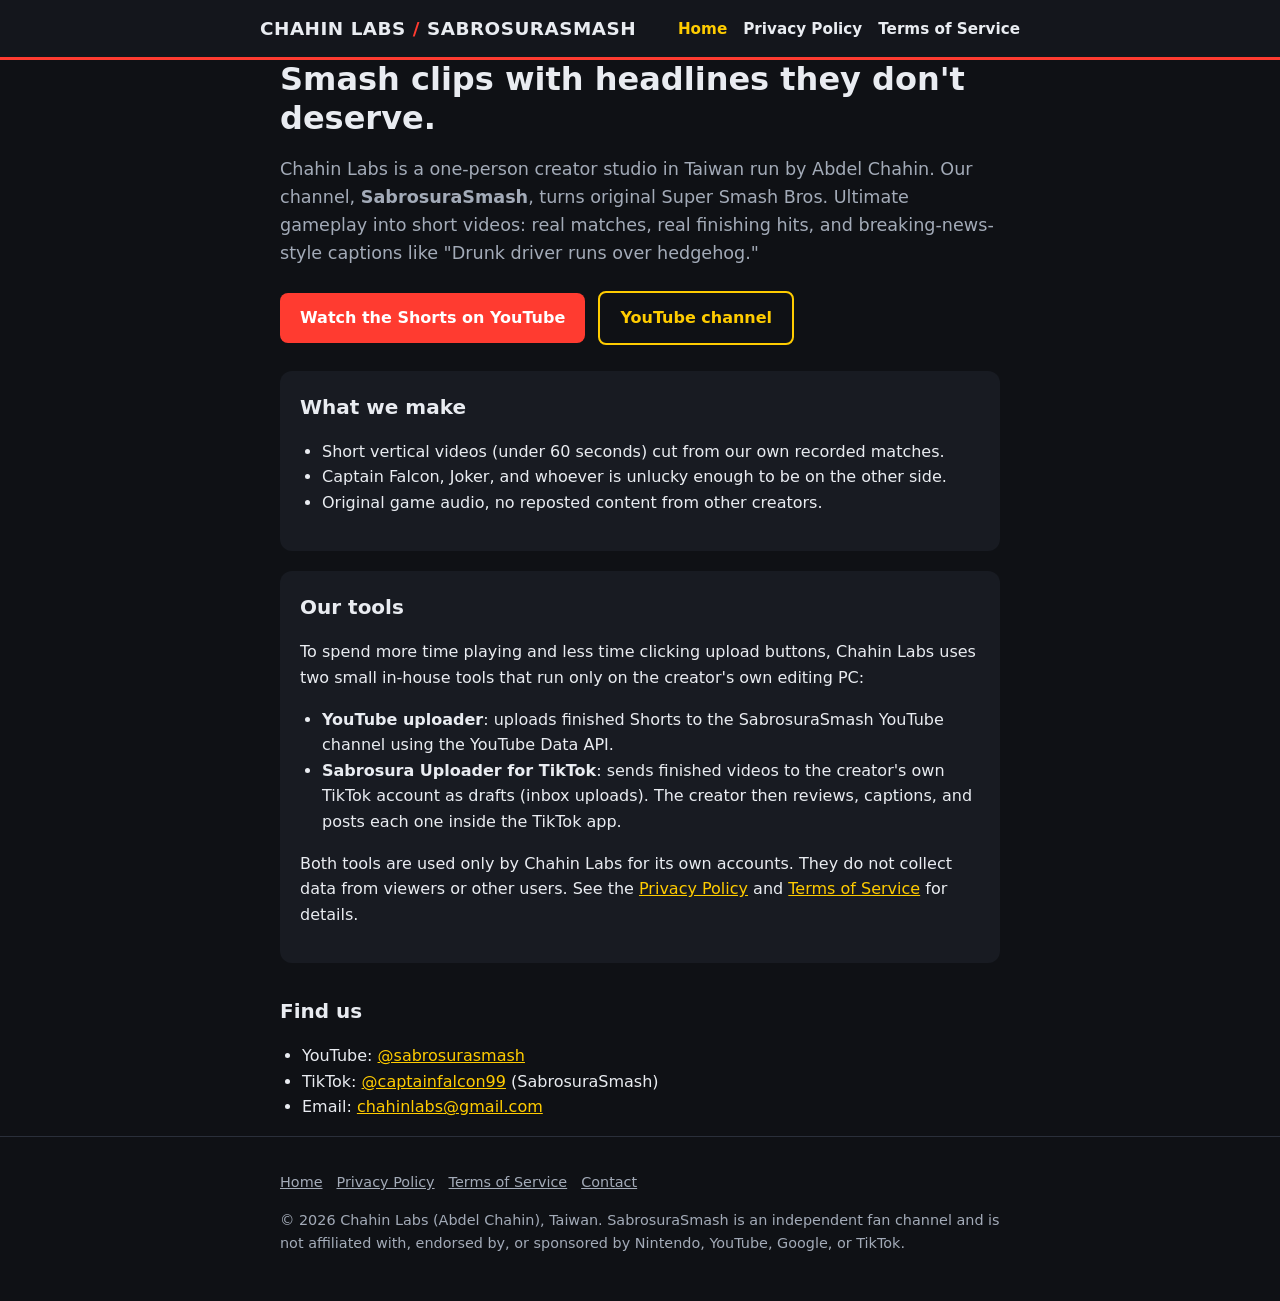
<file: index.html>
<!doctype html>
<html lang="en">
<head>
<meta charset="utf-8">
<meta name="viewport" content="width=device-width, initial-scale=1">
<title>Chahin Labs | SabrosuraSmash</title>
<meta name="description" content="Chahin Labs is a small creator studio making short, funny Super Smash Bros. Ultimate gameplay videos as SabrosuraSmash.">
<link rel="stylesheet" href="style.css">
</head>
<body>
<header><div class="wrap bar">
<a class="brand" href="index.html">CHAHIN LABS <span>/</span> SABROSURASMASH</a>
<nav><a href="index.html" aria-current="page">Home</a><a href="privacy.html">Privacy Policy</a><a href="terms.html">Terms of Service</a></nav>
</div></header>
<main class="wrap">
<h1>Smash clips with headlines they don't deserve.</h1>
<p class="lead">Chahin Labs is a one-person creator studio in Taiwan run by Abdel Chahin. Our channel, <strong>SabrosuraSmash</strong>, turns original Super Smash Bros. Ultimate gameplay into short videos: real matches, real finishing hits, and breaking-news-style captions like "Drunk driver runs over hedgehog."</p>
<p>
<a class="btn" href="https://www.youtube.com/@sabrosurasmash/shorts" rel="noopener">Watch the Shorts on YouTube</a>
<a class="btn alt" href="https://www.youtube.com/@sabrosurasmash" rel="noopener">YouTube channel</a>
</p>

<div class="card">
<h2 style="margin-top:0">What we make</h2>
<ul>
<li>Short vertical videos (under 60 seconds) cut from our own recorded matches.</li>
<li>Captain Falcon, Joker, and whoever is unlucky enough to be on the other side.</li>
<li>Original game audio, no reposted content from other creators.</li>
</ul>
</div>

<div class="card">
<h2 style="margin-top:0">Our tools</h2>
<p>To spend more time playing and less time clicking upload buttons, Chahin Labs uses two small in-house tools that run only on the creator's own editing PC:</p>
<ul>
<li><strong>YouTube uploader</strong>: uploads finished Shorts to the SabrosuraSmash YouTube channel using the YouTube Data API.</li>
<li><strong>Sabrosura Uploader for TikTok</strong>: sends finished videos to the creator's own TikTok account as drafts (inbox uploads). The creator then reviews, captions, and posts each one inside the TikTok app.</li>
</ul>
<p>Both tools are used only by Chahin Labs for its own accounts. They do not collect data from viewers or other users. See the <a href="privacy.html">Privacy Policy</a> and <a href="terms.html">Terms of Service</a> for details.</p>
</div>

<h2>Find us</h2>
<ul>
<li>YouTube: <a href="https://www.youtube.com/@sabrosurasmash" rel="noopener">@sabrosurasmash</a></li>
<li>TikTok: <a href="https://www.tiktok.com/@captainfalcon99" rel="noopener">@captainfalcon99</a> (SabrosuraSmash)</li>
<li>Email: <a href="mailto:chahinlabs@gmail.com">chahinlabs@gmail.com</a></li>
</ul>
</main>
<footer><div class="wrap">
<p><a href="index.html">Home</a><a href="privacy.html">Privacy Policy</a><a href="terms.html">Terms of Service</a><a href="mailto:chahinlabs@gmail.com">Contact</a></p>
<p>&copy; 2026 Chahin Labs (Abdel Chahin), Taiwan. SabrosuraSmash is an independent fan channel and is not affiliated with, endorsed by, or sponsored by Nintendo, YouTube, Google, or TikTok.</p>
</div></footer>
</body>
</html>
</file>
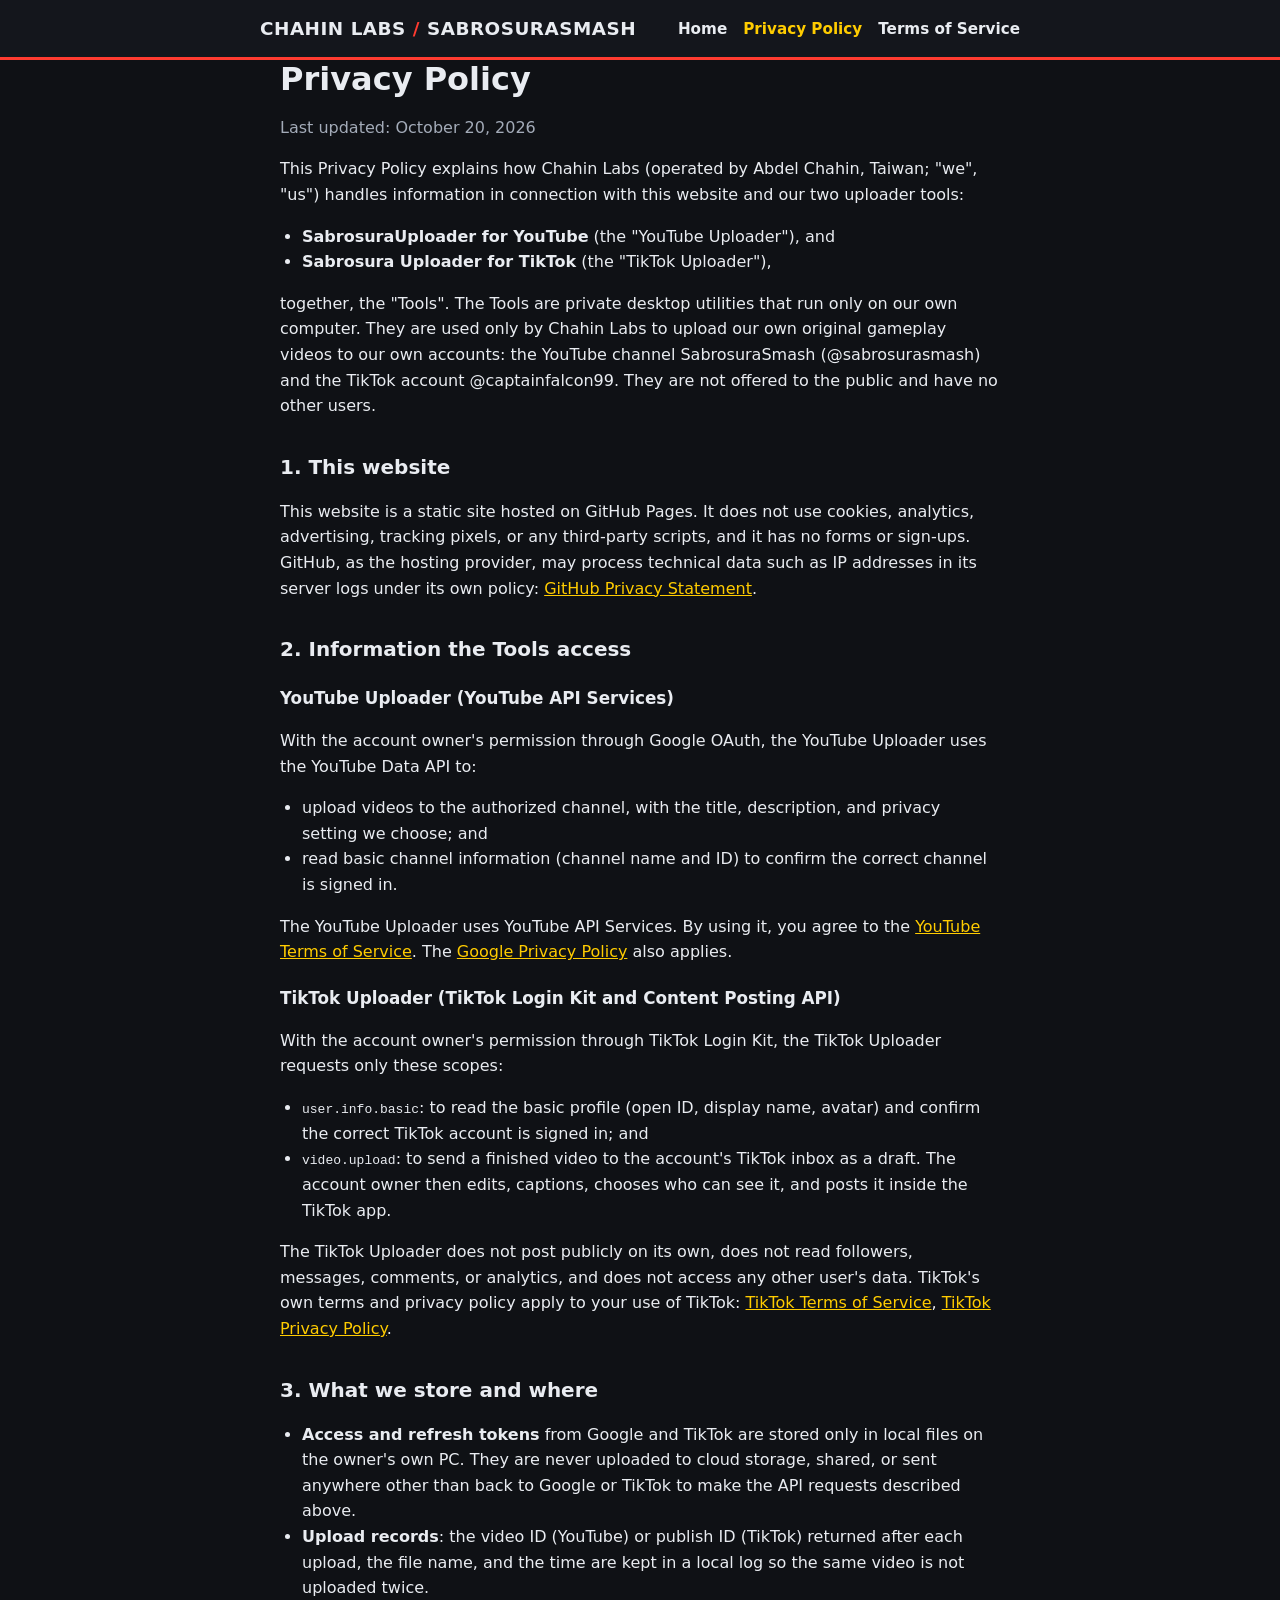
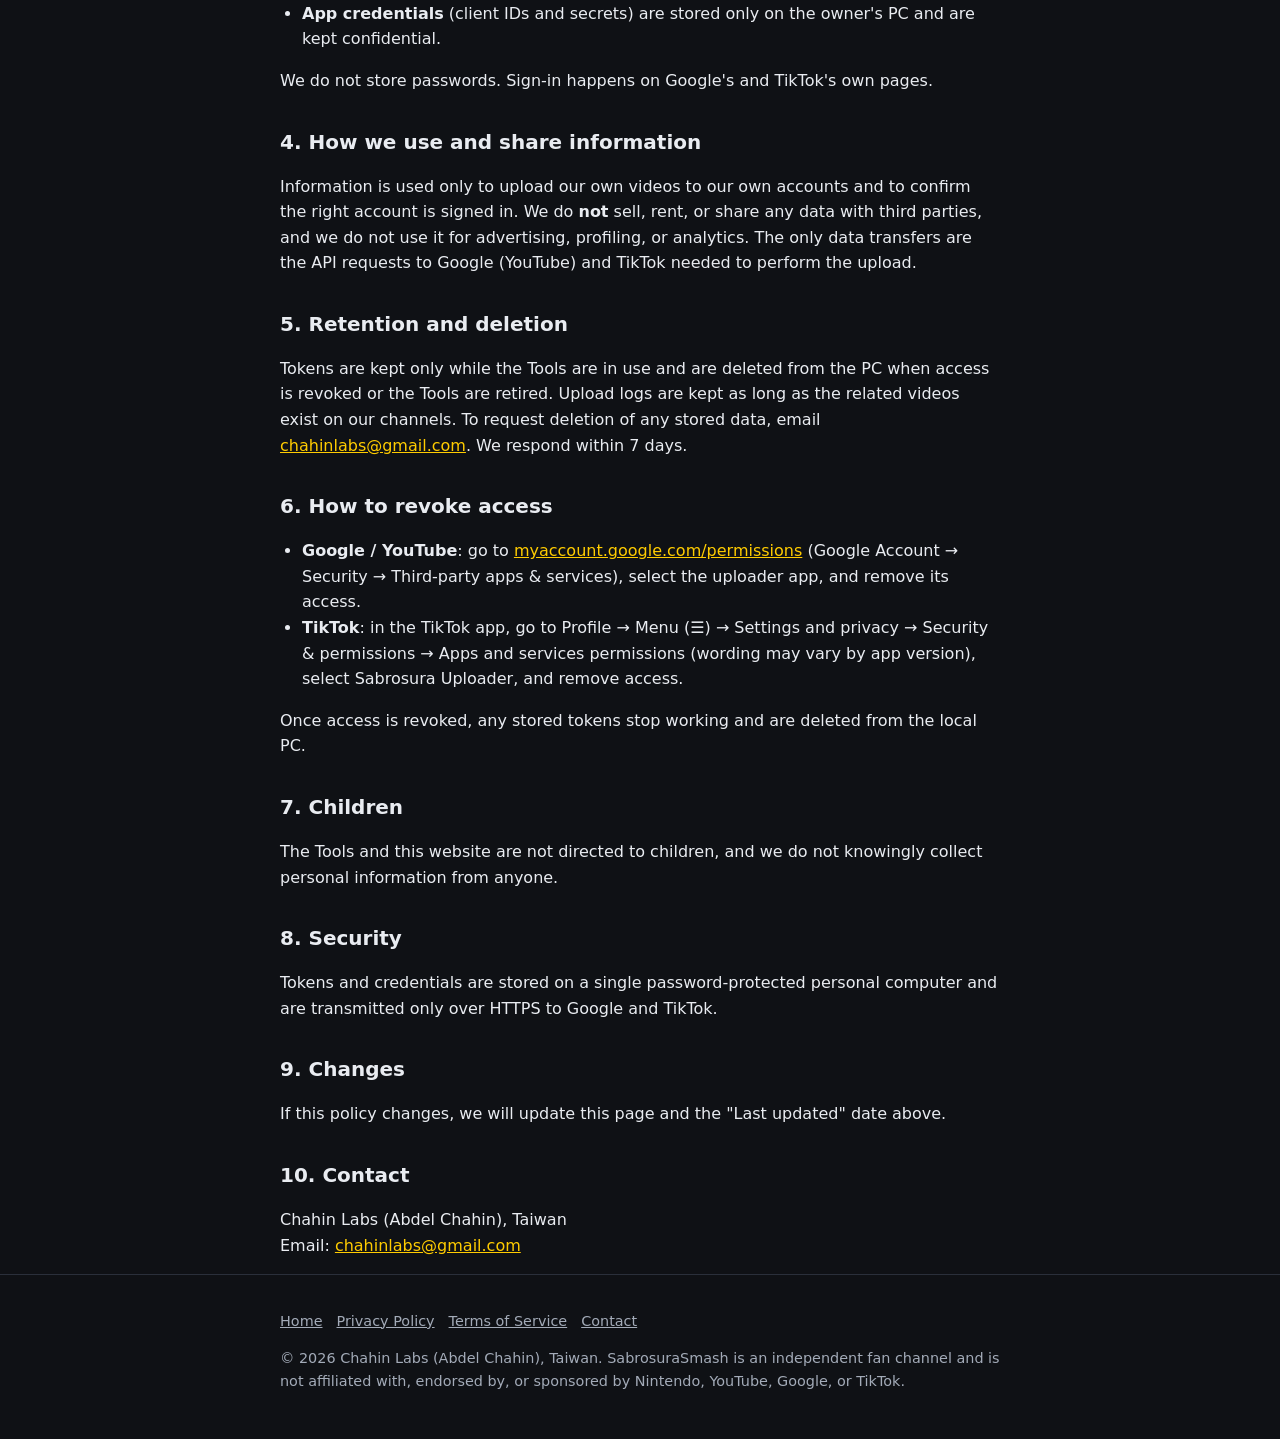
<file: privacy.html>
<!doctype html>
<html lang="en">
<head>
<meta charset="utf-8">
<meta name="viewport" content="width=device-width, initial-scale=1">
<title>Privacy Policy | Chahin Labs</title>
<meta name="description" content="Privacy Policy for the Chahin Labs YouTube uploader and Sabrosura Uploader (TikTok).">
<link rel="stylesheet" href="style.css">
</head>
<body>
<header><div class="wrap bar">
<a class="brand" href="index.html">CHAHIN LABS <span>/</span> SABROSURASMASH</a>
<nav><a href="index.html">Home</a><a href="privacy.html" aria-current="page">Privacy Policy</a><a href="terms.html">Terms of Service</a></nav>
</div></header>
<main class="wrap">
<h1>Privacy Policy</h1>
<p class="muted">Last updated: October 20, 2026</p>

<p>This Privacy Policy explains how Chahin Labs (operated by Abdel Chahin, Taiwan; "we", "us") handles information in connection with this website and our two uploader tools:</p>
<ul>
<li><strong>SabrosuraUploader for YouTube</strong> (the "YouTube Uploader"), and</li>
<li><strong>Sabrosura Uploader for TikTok</strong> (the "TikTok Uploader"),</li>
</ul>
<p>together, the "Tools". The Tools are private desktop utilities that run only on our own computer. They are used only by Chahin Labs to upload our own original gameplay videos to our own accounts: the YouTube channel SabrosuraSmash (@sabrosurasmash) and the TikTok account @captainfalcon99. They are not offered to the public and have no other users.</p>

<h2>1. This website</h2>
<p>This website is a static site hosted on GitHub Pages. It does not use cookies, analytics, advertising, tracking pixels, or any third-party scripts, and it has no forms or sign-ups. GitHub, as the hosting provider, may process technical data such as IP addresses in its server logs under its own policy: <a href="https://docs.github.com/en/site-policy/privacy-policies/github-general-privacy-statement" rel="noopener">GitHub Privacy Statement</a>.</p>

<h2>2. Information the Tools access</h2>
<h3>YouTube Uploader (YouTube API Services)</h3>
<p>With the account owner's permission through Google OAuth, the YouTube Uploader uses the YouTube Data API to:</p>
<ul>
<li>upload videos to the authorized channel, with the title, description, and privacy setting we choose; and</li>
<li>read basic channel information (channel name and ID) to confirm the correct channel is signed in.</li>
</ul>
<p>The YouTube Uploader uses YouTube API Services. By using it, you agree to the <a href="https://www.youtube.com/t/terms" rel="noopener">YouTube Terms of Service</a>. The <a href="https://policies.google.com/privacy" rel="noopener">Google Privacy Policy</a> also applies.</p>

<h3>TikTok Uploader (TikTok Login Kit and Content Posting API)</h3>
<p>With the account owner's permission through TikTok Login Kit, the TikTok Uploader requests only these scopes:</p>
<ul>
<li><code>user.info.basic</code>: to read the basic profile (open ID, display name, avatar) and confirm the correct TikTok account is signed in; and</li>
<li><code>video.upload</code>: to send a finished video to the account's TikTok inbox as a draft. The account owner then edits, captions, chooses who can see it, and posts it inside the TikTok app.</li>
</ul>
<p>The TikTok Uploader does not post publicly on its own, does not read followers, messages, comments, or analytics, and does not access any other user's data. TikTok's own terms and privacy policy apply to your use of TikTok: <a href="https://www.tiktok.com/legal/terms-of-service" rel="noopener">TikTok Terms of Service</a>, <a href="https://www.tiktok.com/legal/privacy-policy" rel="noopener">TikTok Privacy Policy</a>.</p>

<h2>3. What we store and where</h2>
<ul>
<li><strong>Access and refresh tokens</strong> from Google and TikTok are stored only in local files on the owner's own PC. They are never uploaded to cloud storage, shared, or sent anywhere other than back to Google or TikTok to make the API requests described above.</li>
<li><strong>Upload records</strong>: the video ID (YouTube) or publish ID (TikTok) returned after each upload, the file name, and the time are kept in a local log so the same video is not uploaded twice.</li>
<li><strong>App credentials</strong> (client IDs and secrets) are stored only on the owner's PC and are kept confidential.</li>
</ul>
<p>We do not store passwords. Sign-in happens on Google's and TikTok's own pages.</p>

<h2>4. How we use and share information</h2>
<p>Information is used only to upload our own videos to our own accounts and to confirm the right account is signed in. We do <strong>not</strong> sell, rent, or share any data with third parties, and we do not use it for advertising, profiling, or analytics. The only data transfers are the API requests to Google (YouTube) and TikTok needed to perform the upload.</p>

<h2>5. Retention and deletion</h2>
<p>Tokens are kept only while the Tools are in use and are deleted from the PC when access is revoked or the Tools are retired. Upload logs are kept as long as the related videos exist on our channels. To request deletion of any stored data, email <a href="mailto:chahinlabs@gmail.com">chahinlabs@gmail.com</a>. We respond within 7 days.</p>

<h2>6. How to revoke access</h2>
<ul>
<li><strong>Google / YouTube</strong>: go to <a href="https://myaccount.google.com/permissions" rel="noopener">myaccount.google.com/permissions</a> (Google Account &rarr; Security &rarr; Third-party apps &amp; services), select the uploader app, and remove its access.</li>
<li><strong>TikTok</strong>: in the TikTok app, go to Profile &rarr; Menu (&#9776;) &rarr; Settings and privacy &rarr; Security &amp; permissions &rarr; Apps and services permissions (wording may vary by app version), select Sabrosura Uploader, and remove access.</li>
</ul>
<p>Once access is revoked, any stored tokens stop working and are deleted from the local PC.</p>

<h2>7. Children</h2>
<p>The Tools and this website are not directed to children, and we do not knowingly collect personal information from anyone.</p>

<h2>8. Security</h2>
<p>Tokens and credentials are stored on a single password-protected personal computer and are transmitted only over HTTPS to Google and TikTok.</p>

<h2>9. Changes</h2>
<p>If this policy changes, we will update this page and the "Last updated" date above.</p>

<h2>10. Contact</h2>
<p>Chahin Labs (Abdel Chahin), Taiwan<br>Email: <a href="mailto:chahinlabs@gmail.com">chahinlabs@gmail.com</a></p>
</main>
<footer><div class="wrap">
<p><a href="index.html">Home</a><a href="privacy.html">Privacy Policy</a><a href="terms.html">Terms of Service</a><a href="mailto:chahinlabs@gmail.com">Contact</a></p>
<p>&copy; 2026 Chahin Labs (Abdel Chahin), Taiwan. SabrosuraSmash is an independent fan channel and is not affiliated with, endorsed by, or sponsored by Nintendo, YouTube, Google, or TikTok.</p>
</div></footer>
</body>
</html>
</file>
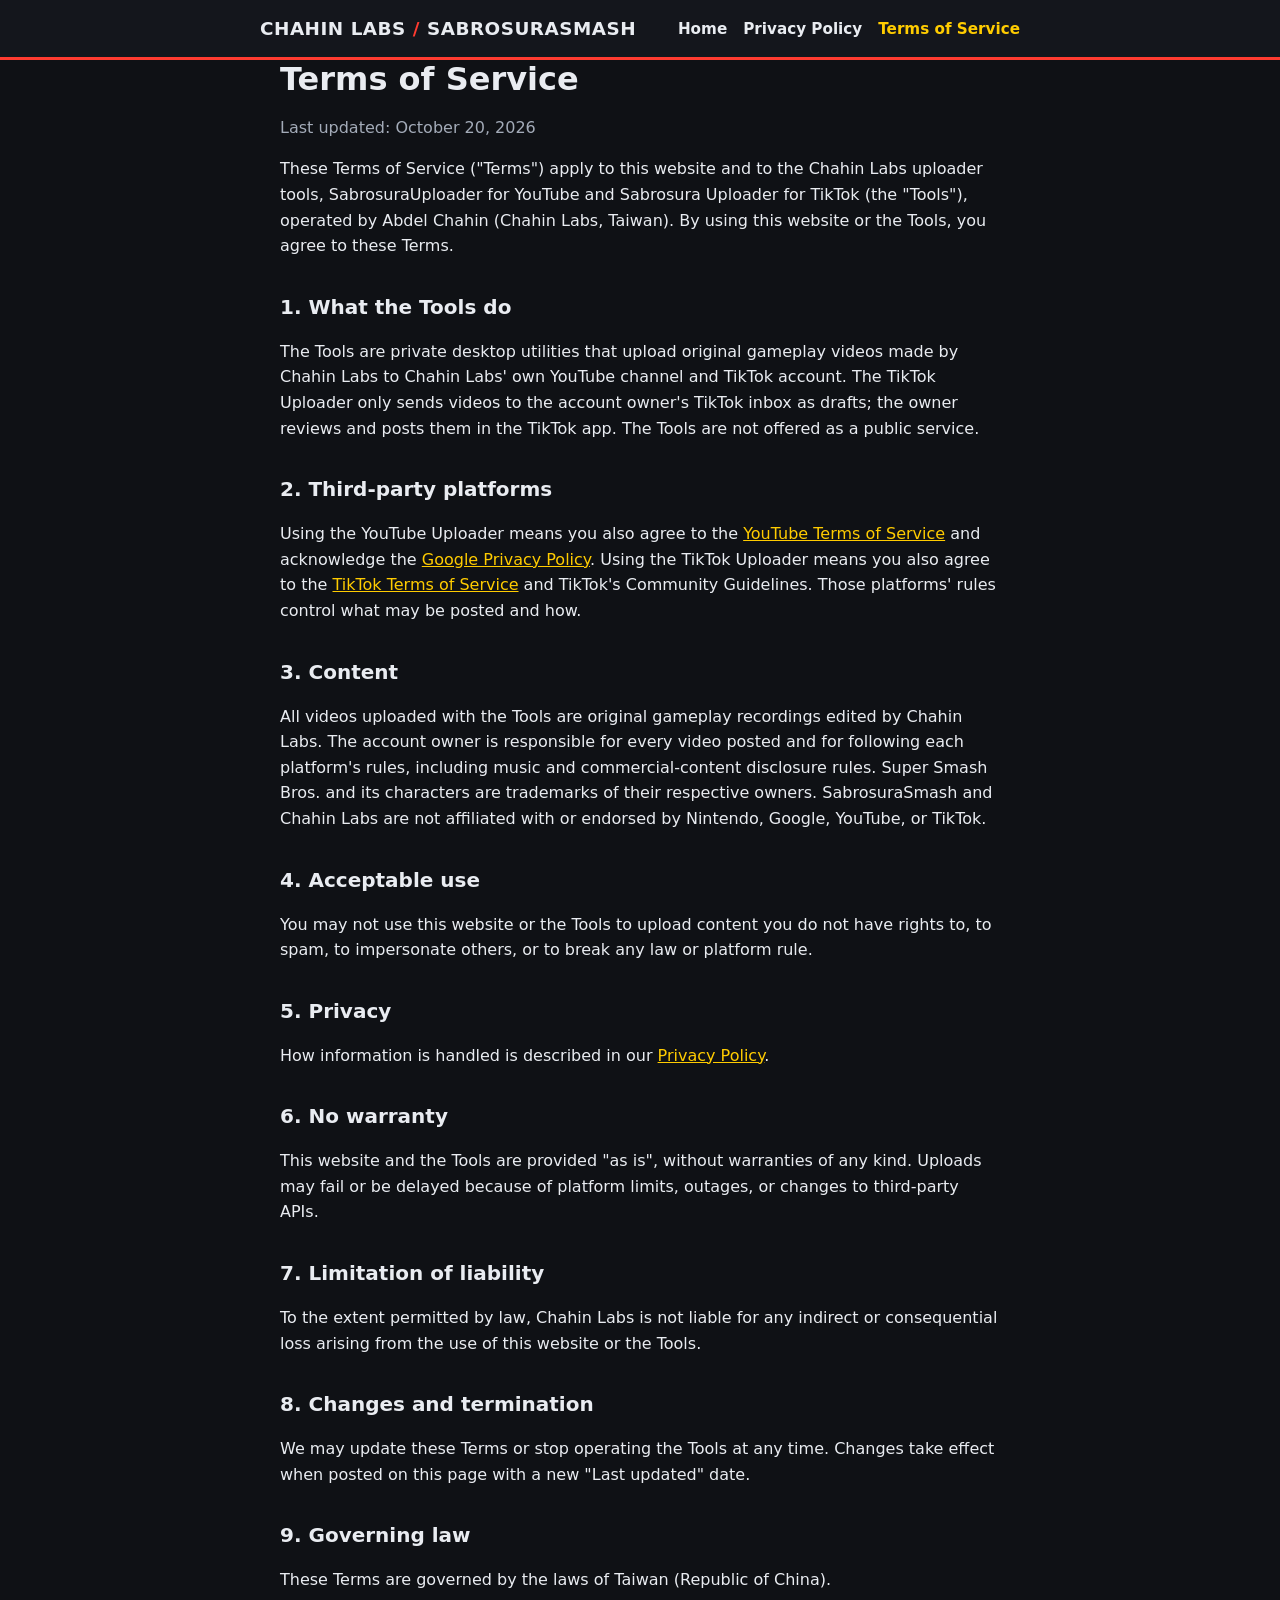
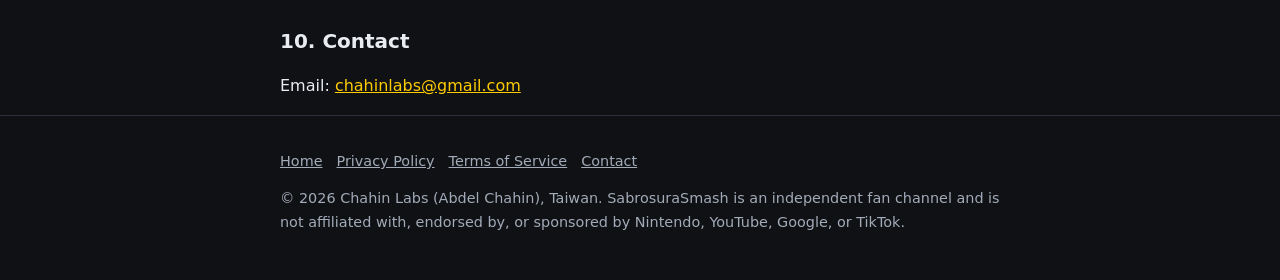
<file: terms.html>
<!doctype html>
<html lang="en">
<head>
<meta charset="utf-8">
<meta name="viewport" content="width=device-width, initial-scale=1">
<title>Terms of Service | Chahin Labs</title>
<meta name="description" content="Terms of Service for the Chahin Labs website and uploader tools.">
<link rel="stylesheet" href="style.css">
</head>
<body>
<header><div class="wrap bar">
<a class="brand" href="index.html">CHAHIN LABS <span>/</span> SABROSURASMASH</a>
<nav><a href="index.html">Home</a><a href="privacy.html">Privacy Policy</a><a href="terms.html" aria-current="page">Terms of Service</a></nav>
</div></header>
<main class="wrap">
<h1>Terms of Service</h1>
<p class="muted">Last updated: October 20, 2026</p>

<p>These Terms of Service ("Terms") apply to this website and to the Chahin Labs uploader tools, SabrosuraUploader for YouTube and Sabrosura Uploader for TikTok (the "Tools"), operated by Abdel Chahin (Chahin Labs, Taiwan). By using this website or the Tools, you agree to these Terms.</p>

<h2>1. What the Tools do</h2>
<p>The Tools are private desktop utilities that upload original gameplay videos made by Chahin Labs to Chahin Labs' own YouTube channel and TikTok account. The TikTok Uploader only sends videos to the account owner's TikTok inbox as drafts; the owner reviews and posts them in the TikTok app. The Tools are not offered as a public service.</p>

<h2>2. Third-party platforms</h2>
<p>Using the YouTube Uploader means you also agree to the <a href="https://www.youtube.com/t/terms" rel="noopener">YouTube Terms of Service</a> and acknowledge the <a href="https://policies.google.com/privacy" rel="noopener">Google Privacy Policy</a>. Using the TikTok Uploader means you also agree to the <a href="https://www.tiktok.com/legal/terms-of-service" rel="noopener">TikTok Terms of Service</a> and TikTok's Community Guidelines. Those platforms' rules control what may be posted and how.</p>

<h2>3. Content</h2>
<p>All videos uploaded with the Tools are original gameplay recordings edited by Chahin Labs. The account owner is responsible for every video posted and for following each platform's rules, including music and commercial-content disclosure rules. Super Smash Bros. and its characters are trademarks of their respective owners. SabrosuraSmash and Chahin Labs are not affiliated with or endorsed by Nintendo, Google, YouTube, or TikTok.</p>

<h2>4. Acceptable use</h2>
<p>You may not use this website or the Tools to upload content you do not have rights to, to spam, to impersonate others, or to break any law or platform rule.</p>

<h2>5. Privacy</h2>
<p>How information is handled is described in our <a href="privacy.html">Privacy Policy</a>.</p>

<h2>6. No warranty</h2>
<p>This website and the Tools are provided "as is", without warranties of any kind. Uploads may fail or be delayed because of platform limits, outages, or changes to third-party APIs.</p>

<h2>7. Limitation of liability</h2>
<p>To the extent permitted by law, Chahin Labs is not liable for any indirect or consequential loss arising from the use of this website or the Tools.</p>

<h2>8. Changes and termination</h2>
<p>We may update these Terms or stop operating the Tools at any time. Changes take effect when posted on this page with a new "Last updated" date.</p>

<h2>9. Governing law</h2>
<p>These Terms are governed by the laws of Taiwan (Republic of China).</p>

<h2>10. Contact</h2>
<p>Email: <a href="mailto:chahinlabs@gmail.com">chahinlabs@gmail.com</a></p>
</main>
<footer><div class="wrap">
<p><a href="index.html">Home</a><a href="privacy.html">Privacy Policy</a><a href="terms.html">Terms of Service</a><a href="mailto:chahinlabs@gmail.com">Contact</a></p>
<p>&copy; 2026 Chahin Labs (Abdel Chahin), Taiwan. SabrosuraSmash is an independent fan channel and is not affiliated with, endorsed by, or sponsored by Nintendo, YouTube, Google, or TikTok.</p>
</div></footer>
</body>
</html>
</file>
<file: style.css>
:root{--bg:#0f1115;--card:#181b22;--text:#e9ecf1;--muted:#a3abb8;--accent:#ff3b30;--accent2:#ffcc00}
*{box-sizing:border-box}
html{-webkit-text-size-adjust:100%}
body{margin:0;font-family:system-ui,-apple-system,"Segoe UI",Roboto,"Helvetica Neue",Arial,sans-serif;background:var(--bg);color:var(--text);line-height:1.6}
a{color:var(--accent2)}
header{border-bottom:3px solid var(--accent);background:#14161c}
.wrap{max-width:760px;margin:0 auto;padding:0 20px}
.bar{display:flex;flex-wrap:wrap;align-items:center;justify-content:space-between;gap:10px;padding:14px 0}
.brand{font-weight:800;font-size:1.15rem;letter-spacing:.5px;color:var(--text);text-decoration:none}
.brand span{color:var(--accent)}
nav a{color:var(--text);text-decoration:none;margin-left:16px;font-weight:600;font-size:.95rem}
nav a:first-child{margin-left:0}
nav a:hover,nav a[aria-current]{color:var(--accent2)}
main{padding:32px 0 48px}
h1{font-size:2rem;line-height:1.2;margin:0 0 12px}
h2{font-size:1.25rem;margin:32px 0 8px}
h3{font-size:1.05rem;margin:20px 0 6px}
.lead{font-size:1.1rem;color:var(--muted)}
.card{background:var(--card);border-radius:12px;padding:20px;margin:20px 0}
.btn{display:inline-block;background:var(--accent);color:#fff;text-decoration:none;font-weight:700;padding:12px 20px;border-radius:8px;margin:6px 8px 6px 0}
.btn.alt{background:transparent;border:2px solid var(--accent2);color:var(--accent2)}
.muted{color:var(--muted)}
ul{padding-left:22px}
footer{border-top:1px solid #2a2f3a;padding:20px 0 32px;color:var(--muted);font-size:.9rem}
footer a{color:var(--muted);margin-right:14px}
@media (max-width:480px){h1{font-size:1.6rem}nav a{margin-left:12px}}
</file>
